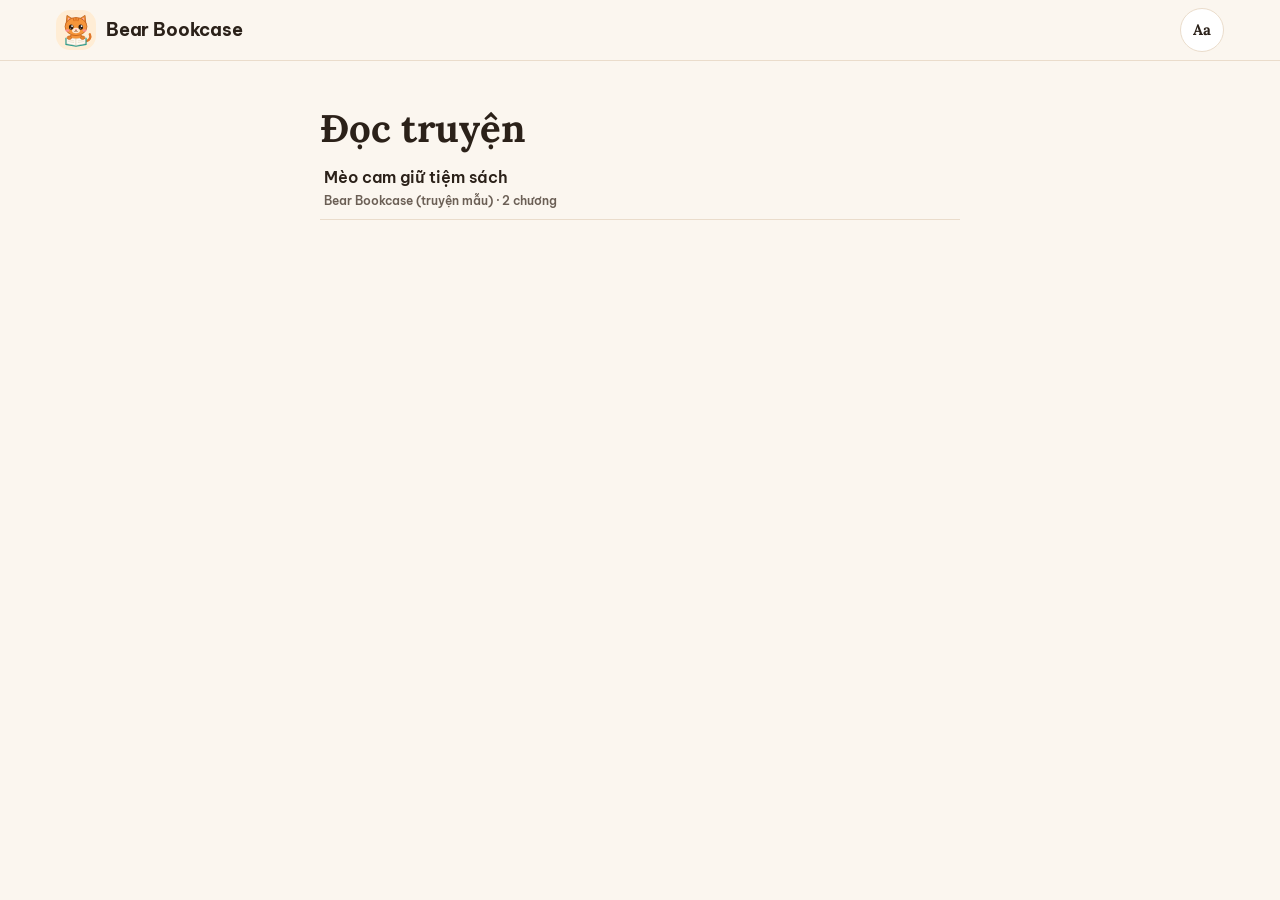
<file: doc.html>
<!doctype html>
<html lang="vi">
<head>
  <meta charset="utf-8">
  <meta name="viewport" content="width=device-width, initial-scale=1, viewport-fit=cover">
  <title>Đọc truyện · Bear Bookcase</title>
  <meta name="theme-color" content="#fbf6ef">
  <link rel="icon" type="image/svg+xml" href="img/logo-meo-cam.svg">
  <link rel="apple-touch-icon" href="img/logo-meo-cam.svg">

  <!-- Áp cỡ chữ và màu nền đã lưu trước khi vẽ trang để tránh nháy -->
  <script>
    (function () {
      var r = document.documentElement;
      try {
        var t = localStorage.getItem('bearBookcase.giaoDien');
        if (t === 'light' || t === 'dark') r.setAttribute('data-theme', t);
        var c = JSON.parse(localStorage.getItem('bearBookcase.caiDatDoc') || '{}') || {};
        if (c.nen === 'sang' || c.nen === 'sepia' || c.nen === 'toi') {
          r.setAttribute('data-theme', c.nen === 'toi' ? 'dark' : 'light');
          r.setAttribute('data-reader', c.nen);
        }
        if (typeof c.co === 'number' && c.co >= 14 && c.co <= 30) r.style.setProperty('--co', c.co + 'px');
      } catch (e) {}
    })();
  </script>

  <link rel="preconnect" href="https://fonts.googleapis.com">
  <link rel="preconnect" href="https://fonts.gstatic.com" crossorigin>
  <link href="https://fonts.googleapis.com/css2?family=Be+Vietnam+Pro:wght@400;500;600;700&family=Lora:ital,wght@0,400;0,600;1,400;1,600&display=swap" rel="stylesheet">
  <link rel="stylesheet" href="css/style.css">
  <link rel="stylesheet" href="css/doc.css">
</head>
<body class="reader-page">
  <a class="skip-link" href="#noi-dung">Bỏ qua, tới nội dung truyện</a>

  <div class="read-progress" aria-hidden="true"><span id="read-progress-bar"></span></div>

  <header class="site-header reader-header">
    <div class="reader-bar">
      <a class="brand reader-home" href="./" aria-label="Về trang chủ Bear Bookcase">
        <img class="brand-logo" src="img/logo-meo-cam.svg" alt="" width="40" height="40">
        <span class="brand-name">Bear Bookcase</span>
      </a>
      <span class="reader-title" id="reader-title"></span>
      <div class="reader-actions">
        <button class="icon-btn" id="btn-toc" type="button" aria-label="Mục lục" aria-expanded="false" aria-controls="toc-panel" hidden>
          <svg class="icon" viewBox="0 0 24 24" aria-hidden="true"><path d="M4 6h16M4 12h16M4 18h10"/></svg>
        </button>
        <button class="icon-btn text-btn" id="btn-settings" type="button" aria-label="Cỡ chữ và màu nền" aria-expanded="false" aria-controls="settings-panel">Aa</button>
      </div>
    </div>

    <div class="settings-panel" id="settings-panel" hidden>
      <div class="setting-row">
        <span class="setting-label">Cỡ chữ</span>
        <div class="setting-controls">
          <button class="toggle-btn step-btn" id="font-down" type="button" aria-label="Giảm cỡ chữ">A−</button>
          <output class="font-value" id="font-value" aria-live="polite">18px</output>
          <button class="toggle-btn step-btn" id="font-up" type="button" aria-label="Tăng cỡ chữ">A+</button>
        </div>
      </div>
      <div class="setting-row">
        <span class="setting-label" id="nen-label">Màu nền</span>
        <div class="setting-controls" role="group" aria-labelledby="nen-label">
          <button class="toggle-btn bg-btn bg-sang" type="button" data-nen="sang" aria-pressed="false">Sáng</button>
          <button class="toggle-btn bg-btn bg-sepia" type="button" data-nen="sepia" aria-pressed="false">Sepia</button>
          <button class="toggle-btn bg-btn bg-toi" type="button" data-nen="toi" aria-pressed="false">Tối</button>
        </div>
      </div>
    </div>
  </header>

  <main id="noi-dung" class="reader-main" tabindex="-1">
    <div id="view"><p class="reader-loading">Đang tải…</p></div>
  </main>

  <!-- Thanh "Đọc tiếp" khi mở lại đúng chương đang đọc dở -->
  <div class="resume-toast" id="resume-toast" role="status" hidden>
    <span id="resume-text"></span>
    <button class="toggle-btn" id="resume-btn" type="button">Đọc tiếp</button>
    <button class="icon-btn resume-close" id="resume-close" type="button" aria-label="Ẩn">
      <svg class="icon" viewBox="0 0 24 24" aria-hidden="true"><path d="M6 6l12 12M18 6 6 18"/></svg>
    </button>
  </div>

  <div class="toc-backdrop" id="toc-backdrop" hidden></div>
  <nav class="toc-panel" id="toc-panel" aria-labelledby="toc-title" hidden>
    <div class="toc-head">
      <h2 id="toc-title">Mục lục</h2>
      <button class="icon-btn" id="toc-close" type="button" aria-label="Đóng mục lục">
        <svg class="icon" viewBox="0 0 24 24" aria-hidden="true"><path d="M6 6l12 12M18 6 6 18"/></svg>
      </button>
    </div>
    <ol class="toc-list" id="toc-list"></ol>
  </nav>

  <script src="js/truyen.js"></script>
  <script src="js/doc.js"></script>
</body>
</html>
</file>
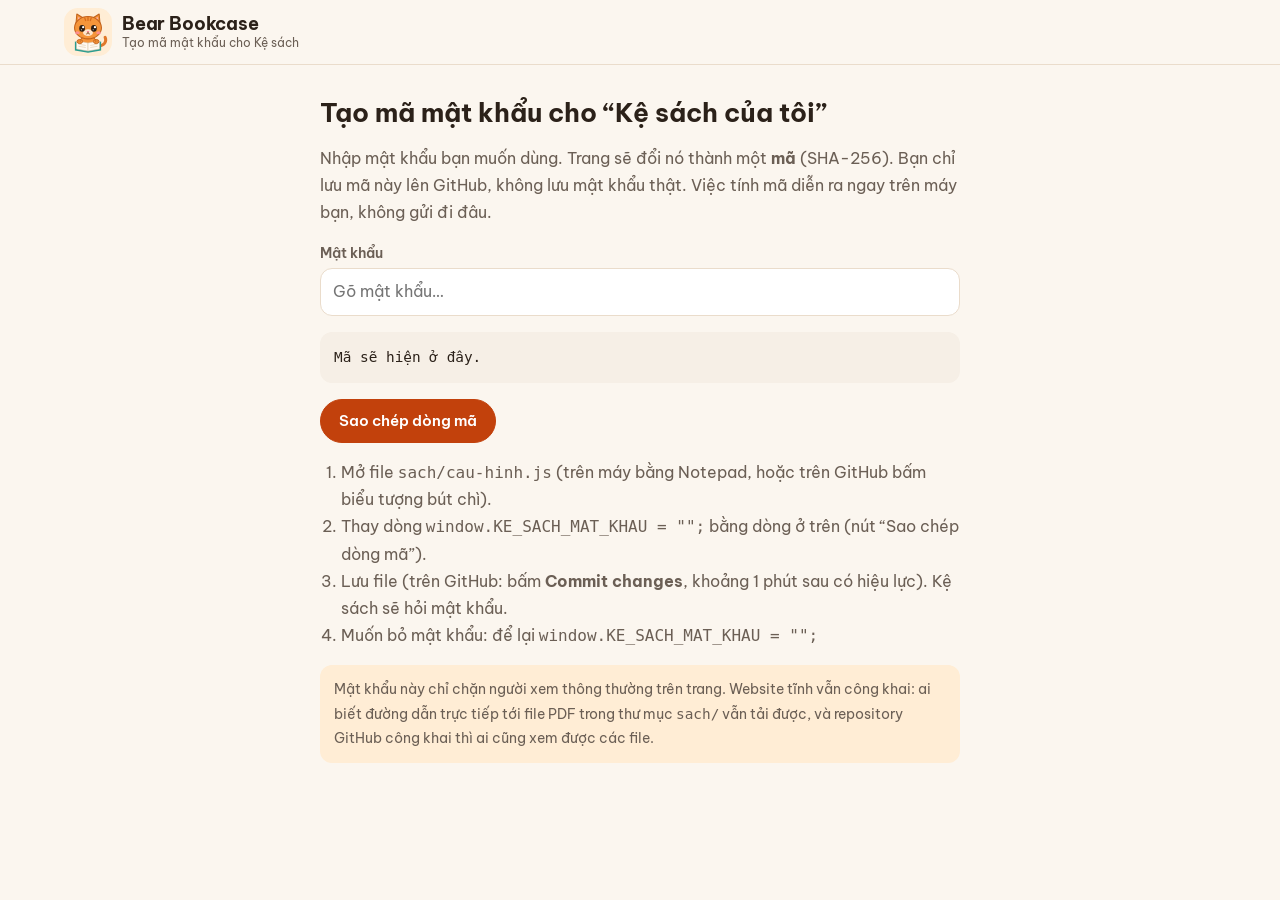
<file: tao-mat-khau.html>
<!doctype html>
<html lang="vi">
<head>
  <meta charset="utf-8">
  <meta name="viewport" content="width=device-width, initial-scale=1, viewport-fit=cover">
  <meta name="robots" content="noindex">
  <title>Tạo mã mật khẩu · Bear Bookcase</title>
  <link rel="icon" type="image/svg+xml" href="img/logo-meo-cam.svg">
  <script>
    try { var t = localStorage.getItem('bearBookcase.giaoDien'); if (t === 'light' || t === 'dark') document.documentElement.setAttribute('data-theme', t); } catch (e) {}
  </script>
  <link rel="preconnect" href="https://fonts.googleapis.com">
  <link rel="preconnect" href="https://fonts.gstatic.com" crossorigin>
  <link href="https://fonts.googleapis.com/css2?family=Be+Vietnam+Pro:wght@400;500;600;700&display=swap" rel="stylesheet">
  <link rel="stylesheet" href="css/style.css">
  <style>
    .tool { max-width: 640px; margin: 0 auto; padding: 32px 0 64px; display: grid; gap: 16px; }
    .tool h1 { font-size: 1.6rem; line-height: 1.25; }
    .tool p, .tool li { color: var(--muted); line-height: 1.7; }
    .tool ol { margin: 0; padding-left: 1.3em; }
    .out {
      padding: 14px; border-radius: 12px; background: var(--surface-2);
      font-family: ui-monospace, Consolas, monospace; font-size: .9rem; overflow-wrap: anywhere; color: var(--text);
    }
    .row { display: flex; flex-wrap: wrap; gap: 8px; }
    .warn { padding: 12px 14px; border-radius: 12px; background: var(--accent-soft); color: var(--text); font-size: .9rem; }
  </style>
</head>
<body>
  <header class="site-header">
    <div class="container header-inner">
      <a class="brand" href="./" aria-label="Về trang chủ Bear Bookcase">
        <img class="brand-logo" src="img/logo-meo-cam.svg" alt="" width="48" height="48">
        <span class="brand-text"><span class="brand-name">Bear Bookcase</span><span class="brand-tag">Tạo mã mật khẩu cho Kệ sách</span></span>
      </a>
    </div>
  </header>
  <main class="container">
    <div class="tool">
      <h1>Tạo mã mật khẩu cho “Kệ sách của tôi”</h1>
      <p>Nhập mật khẩu bạn muốn dùng. Trang sẽ đổi nó thành một <strong>mã</strong> (SHA-256). Bạn chỉ lưu mã này lên GitHub, không lưu mật khẩu thật. Việc tính mã diễn ra ngay trên máy bạn, không gửi đi đâu.</p>
      <label class="field"><span>Mật khẩu</span><input type="text" id="mk" autocomplete="off" spellcheck="false" placeholder="Gõ mật khẩu…"></label>
      <div class="out" id="out" aria-live="polite">Mã sẽ hiện ở đây.</div>
      <div class="row">
        <button class="toggle-btn btn-primary" type="button" id="copy" disabled>Sao chép dòng mã</button>
      </div>
      <ol>
        <li>Mở file <code>sach/cau-hinh.js</code> (trên máy bằng Notepad, hoặc trên GitHub bấm biểu tượng bút chì).</li>
        <li>Thay dòng <code>window.KE_SACH_MAT_KHAU = "";</code> bằng dòng ở trên (nút “Sao chép dòng mã”).</li>
        <li>Lưu file (trên GitHub: bấm <strong>Commit changes</strong>, khoảng 1 phút sau có hiệu lực). Kệ sách sẽ hỏi mật khẩu.</li>
        <li>Muốn bỏ mật khẩu: để lại <code>window.KE_SACH_MAT_KHAU = "";</code></li>
      </ol>
      <p class="warn">Mật khẩu này chỉ chặn người xem thông thường trên trang. Website tĩnh vẫn công khai: ai biết đường dẫn trực tiếp tới file PDF trong thư mục <code>sach/</code> vẫn tải được, và repository GitHub công khai thì ai cũng xem được các file.</p>
    </div>
  </main>
  <script src="js/sha256.js"></script>
  <script>
    (function () {
      var mk = document.getElementById('mk'), out = document.getElementById('out'), copy = document.getElementById('copy');
      var noiDung = '';
      mk.addEventListener('input', function () {
        if (!mk.value) { out.textContent = 'Mã sẽ hiện ở đây.'; copy.disabled = true; return; }
        noiDung = 'window.KE_SACH_MAT_KHAU = "' + window.bearSha256(mk.value) + '";';
        out.textContent = noiDung;
        copy.disabled = false;
      });
      copy.addEventListener('click', function () {
        function xong() { copy.textContent = '✓ Đã sao chép'; setTimeout(function () { copy.textContent = 'Sao chép dòng mã'; }, 1500); }
        if (navigator.clipboard && navigator.clipboard.writeText) navigator.clipboard.writeText(noiDung).then(xong, function () { chonThuCong(); });
        else chonThuCong();
        function chonThuCong() {
          var r = document.createRange(); r.selectNodeContents(out);
          var s = window.getSelection(); s.removeAllRanges(); s.addRange(r);
          try { document.execCommand('copy'); xong(); } catch (e) { /* người dùng tự bấm sao chép */ }
        }
      });
    })();
  </script>
</body>
</html>
</file>
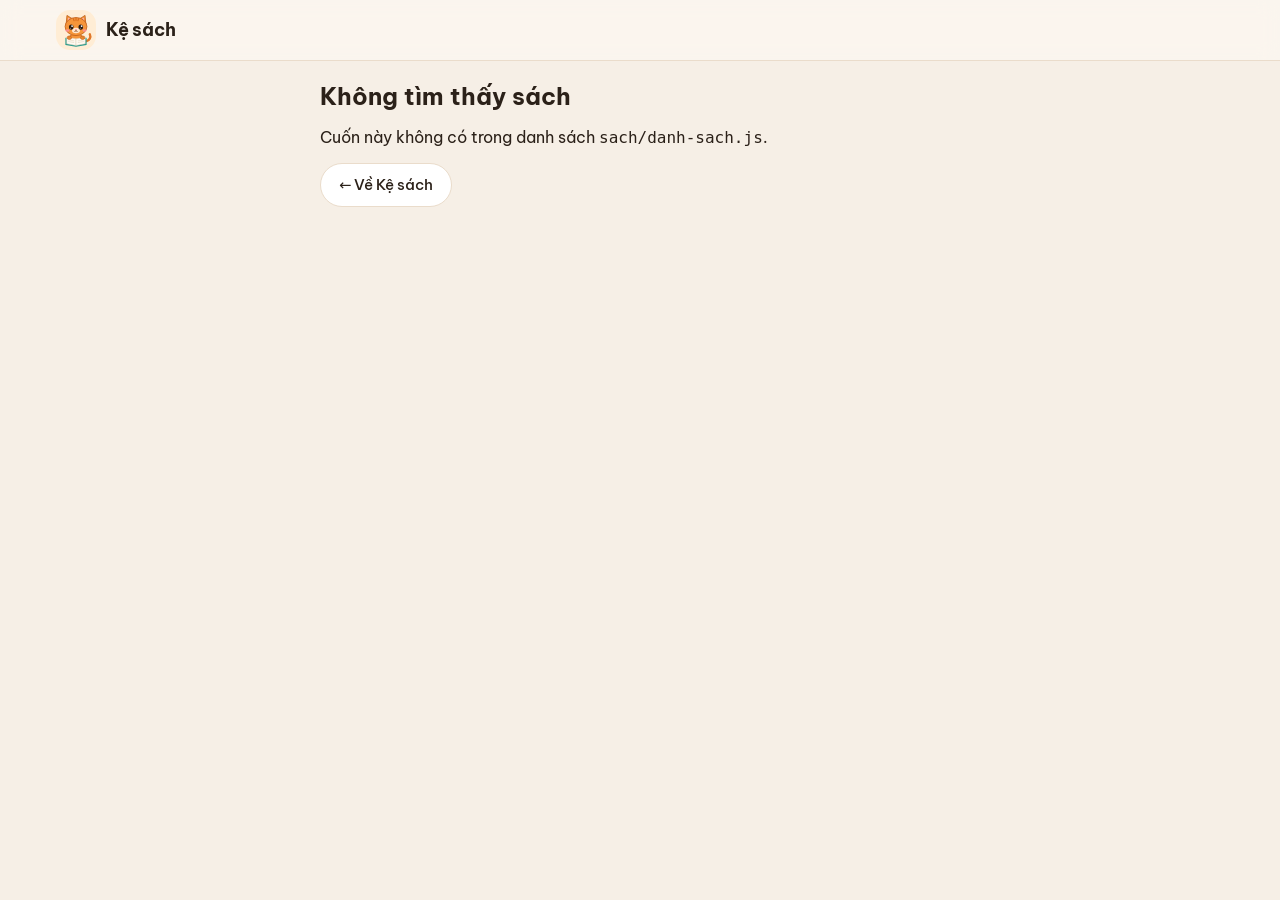
<file: xem-sach.html>
<!doctype html>
<html lang="vi">
<head>
  <meta charset="utf-8">
  <meta name="viewport" content="width=device-width, initial-scale=1, viewport-fit=cover">
  <title>Đọc sách · Bear Bookcase</title>
  <meta name="theme-color" content="#fbf6ef">
  <link rel="icon" type="image/svg+xml" href="img/logo-meo-cam.svg">
  <link rel="apple-touch-icon" href="img/logo-meo-cam.svg">
  <script>
    try { var t = localStorage.getItem('bearBookcase.giaoDien'); if (t === 'light' || t === 'dark') document.documentElement.setAttribute('data-theme', t); } catch (e) {}
  </script>
  <link rel="preconnect" href="https://fonts.googleapis.com">
  <link rel="preconnect" href="https://fonts.gstatic.com" crossorigin>
  <link href="https://fonts.googleapis.com/css2?family=Be+Vietnam+Pro:wght@400;500;600;700&family=Lora:wght@600&display=swap" rel="stylesheet">
  <link rel="stylesheet" href="css/style.css">
  <link rel="stylesheet" href="css/doc.css">
</head>
<body class="reader-page pdf-reader-page">
  <a class="skip-link" href="#pdf-stage">Bỏ qua, tới nội dung sách</a>
  <div class="read-progress" aria-hidden="true"><span id="read-progress-bar"></span></div>

  <header class="site-header reader-header">
    <div class="reader-bar">
      <a class="brand reader-home" href="index.html#ke-sach" aria-label="Về Kệ sách của tôi">
        <img class="brand-logo" src="img/logo-meo-cam.svg" alt="" width="40" height="40">
        <span class="brand-name">Kệ sách</span>
      </a>
      <span class="reader-title" id="reader-title"></span>
      <div class="reader-actions">
        <button class="icon-btn text-btn" id="btn-tools" type="button" aria-label="Thu phóng và chuyển trang" aria-expanded="false" aria-controls="pdf-tools">Aa</button>
      </div>
    </div>
    <div class="settings-panel" id="pdf-tools" hidden>
      <div class="setting-row">
        <span class="setting-label">Cỡ trang</span>
        <div class="setting-controls">
          <button class="toggle-btn step-btn" id="zoom-out" type="button" aria-label="Thu nhỏ">−</button>
          <output class="font-value" id="zoom-value" aria-live="polite">100%</output>
          <button class="toggle-btn step-btn" id="zoom-in" type="button" aria-label="Phóng to">+</button>
          <button class="toggle-btn" id="zoom-fit" type="button">Vừa màn hình</button>
        </div>
      </div>
      <form class="setting-row" id="goto-form">
        <label class="setting-label" for="goto-input">Tới trang</label>
        <div class="setting-controls">
          <input class="goto-input" id="goto-input" type="number" inputmode="numeric" min="1" step="1">
          <button class="toggle-btn" type="submit">Đi</button>
        </div>
      </form>
      <div class="setting-row">
        <span class="setting-label">File</span>
        <div class="setting-controls">
          <a class="toggle-btn" id="pdf-open-tab" target="_blank" rel="noopener">Mở tab mới ↗</a>
          <a class="toggle-btn" id="pdf-download" download>⬇ Tải về</a>
        </div>
      </div>
    </div>
  </header>

  <main class="pdf-main" id="pdf-stage" tabindex="-1">
    <div id="pdf-view"><p class="reader-loading">Đang mở sách…</p></div>
  </main>

  <div class="page-pill" id="page-pill" aria-live="polite" hidden></div>

  <div class="resume-toast" id="resume-toast" role="status" hidden>
    <span id="resume-text"></span>
    <button class="toggle-btn" id="resume-btn" type="button">Về trang 1</button>
    <button class="icon-btn resume-close" id="resume-close" type="button" aria-label="Ẩn">
      <svg class="icon" viewBox="0 0 24 24" aria-hidden="true"><path d="M6 6l12 12M18 6 6 18"/></svg>
    </button>
  </div>

  <script src="js/data.js"></script>
  <script src="js/sha256.js"></script>
  <script src="sach/cau-hinh.js"></script>
  <script src="sach/danh-sach.js"></script>
  <script src="js/pdf-tien-ich.js"></script>
  <script src="js/ke-sach-chung.js"></script>
  <script src="js/xem-sach.js"></script>
</body>
</html>
</file>
<file: css/style.css>
/* =============================================================
 * BEAR BOOKCASE — STYLE (mobile-first)
 * Màu nhấn lấy theo tông cam của chú mèo trong logo.
 * ============================================================= */

/* ---------- Màu sắc: sáng ---------- */
:root {
  --bg: #fbf6ef;
  --bg-accent: #f6ecdf;
  --surface: #ffffff;
  --surface-2: #f6efe6;
  --text: #2b2119;
  --muted: #6b5f55;
  --border: #eadccb;
  --accent: #c2410c;        /* cam đậm: chữ trắng trên nền này đạt 5.2:1 */
  --accent-soft: #ffedd5;
  --accent-text: #ffffff;
  --accent-ink: #9a3412;    /* chữ cam trên nền cam nhạt */
  --heart: #ea580c;
  --hot: #be123c;
  --hot-text: #be123c;
  --hot-soft: #ffe4e6;
  --st-muon: #2563eb;
  --st-dang: #ea580c;
  --st-da: #15803d;
  --focus: #2563eb;
  --shadow: 0 1px 2px rgba(60, 40, 20, .06), 0 6px 18px rgba(60, 40, 20, .07);
  --shadow-lg: 0 20px 60px rgba(30, 20, 10, .25);
  --radius: 16px;
  --font: "Be Vietnam Pro", system-ui, -apple-system, "Segoe UI", Roboto, Arial, sans-serif;
  --font-cover: "Lora", Georgia, "Times New Roman", serif;
  color-scheme: light;
}

/* ---------- Màu sắc: tối (theo máy, trừ khi người dùng chọn sáng) ---------- */
@media (prefers-color-scheme: dark) {
  :root:not([data-theme="light"]) {
    --bg: #17130f;
    --bg-accent: #1e1914;
    --surface: #241e19;
    --surface-2: #2e2620;
    --text: #f5ede4;
    --muted: #b9ab9d;
    --border: #3d332a;
    --accent: #fb923c;
    --accent-soft: #3a2414;
    --accent-text: #1c1008;
    --accent-ink: #fdba74;
    --heart: #fb923c;
    --hot: #e11d48;
    --hot-text: #fda4af;
    --hot-soft: #3b1520;
    --st-muon: #60a5fa;
    --st-dang: #fb923c;
    --st-da: #4ade80;
    --focus: #8ab4ff;
    --shadow: 0 1px 2px rgba(0, 0, 0, .3), 0 6px 18px rgba(0, 0, 0, .25);
    --shadow-lg: 0 20px 60px rgba(0, 0, 0, .6);
    color-scheme: dark;
  }
}

/* ---------- Màu sắc: tối (người dùng chọn) ---------- */
:root[data-theme="dark"] {
  --bg: #17130f;
  --bg-accent: #1e1914;
  --surface: #241e19;
  --surface-2: #2e2620;
  --text: #f5ede4;
  --muted: #b9ab9d;
  --border: #3d332a;
  --accent: #fb923c;
  --accent-soft: #3a2414;
  --accent-text: #1c1008;
  --accent-ink: #fdba74;
  --heart: #fb923c;
  --hot: #e11d48;
  --hot-text: #fda4af;
  --hot-soft: #3b1520;
  --st-muon: #60a5fa;
  --st-dang: #fb923c;
  --st-da: #4ade80;
  --focus: #8ab4ff;
  --shadow: 0 1px 2px rgba(0, 0, 0, .3), 0 6px 18px rgba(0, 0, 0, .25);
  --shadow-lg: 0 20px 60px rgba(0, 0, 0, .6);
  color-scheme: dark;
}

/* ---------- Nền tảng ---------- */
*, *::before, *::after { box-sizing: border-box; }

html { -webkit-text-size-adjust: 100%; text-size-adjust: 100%; }
html.modal-open { overflow: hidden; }

body {
  margin: 0;
  min-height: 100vh;
  font-family: var(--font);
  font-size: 16px;
  line-height: 1.6;
  color: var(--text);
  background: var(--bg);
  overflow-x: hidden;
  -webkit-font-smoothing: antialiased;
}

h1, h2, h3, p { margin: 0; }
button, input, textarea, select { font: inherit; color: inherit; }
button { cursor: pointer; -webkit-tap-highlight-color: transparent; touch-action: manipulation; }
img, svg { display: block; }
/* Bấm vào icon SVG trong nút luôn tính là bấm vào nút (tránh khác biệt giữa trình duyệt) */
button svg, button img { pointer-events: none; }
/* Thuộc tính hidden luôn thắng, kể cả khi phần tử có display riêng */
[hidden] { display: none !important; }
/* Trình duyệt chưa hỗ trợ <dialog> sẽ không tự ẩn popup */
dialog:not([open]) { display: none; }

:focus-visible {
  outline: 3px solid var(--focus);
  outline-offset: 2px;
  border-radius: 8px;
}

.visually-hidden {
  position: absolute !important;
  width: 1px; height: 1px;
  padding: 0; margin: -1px;
  overflow: hidden; clip: rect(0 0 0 0);
  white-space: nowrap; border: 0;
}

.skip-link {
  position: absolute; left: 16px; top: -60px;
  z-index: 100;
  padding: 10px 16px;
  background: var(--accent); color: var(--accent-text);
  border-radius: 10px; font-weight: 600; text-decoration: none;
}
.skip-link:focus { top: 12px; }

.container {
  width: 100%;
  max-width: 1200px;
  margin: 0 auto;
  padding: 0 16px;
  /* Tránh tai thỏ khi xoay ngang iPhone */
  padding-left: max(16px, env(safe-area-inset-left));
  padding-right: max(16px, env(safe-area-inset-right));
}

.icon {
  width: 22px; height: 22px;
  fill: none; stroke: currentColor; stroke-width: 2;
  stroke-linecap: round; stroke-linejoin: round;
}

/* ---------- Header ---------- */
.site-header {
  position: -webkit-sticky; position: sticky; top: 0; z-index: 20;
  padding-top: env(safe-area-inset-top);
  background: var(--bg);
  background: color-mix(in srgb, var(--bg) 88%, transparent);
  -webkit-backdrop-filter: saturate(1.4) blur(10px);
  backdrop-filter: saturate(1.4) blur(10px);
  border-bottom: 1px solid var(--border);
}
@supports not (background: color-mix(in srgb, red 50%, blue)) {
  .site-header { background: var(--bg); }
}

.header-inner {
  display: flex; align-items: center; justify-content: space-between;
  gap: 12px;
  min-height: 64px;
}

.brand {
  display: flex; align-items: center; gap: 10px;
  min-width: 0;
  color: inherit; text-decoration: none;
}
.brand-logo {
  width: 48px; height: 48px; flex: none;
  padding: 3px;
  background: var(--accent-soft);
  border-radius: 14px;
  transition: transform .2s;
}
.brand:hover .brand-logo { transform: rotate(-6deg) scale(1.05); }
.brand-text { display: flex; flex-direction: column; min-width: 0; }
.brand-name { font-weight: 700; font-size: 1.15rem; line-height: 1.2; letter-spacing: -.01em; }
.brand-tag {
  font-size: .78rem; color: var(--muted); line-height: 1.3;
  white-space: nowrap; overflow: hidden; text-overflow: ellipsis;
}

.icon-btn {
  display: inline-grid; place-items: center;
  width: 44px; height: 44px; flex: none;
  padding: 0;
  background: var(--surface);
  border: 1px solid var(--border);
  border-radius: 50%;
  color: var(--text);
  transition: background .15s, transform .15s;
}
.icon-btn:hover { background: var(--surface-2); }
.icon-btn:active { transform: scale(.94); }

/* ---------- Thanh menu ---------- */
.header-inner { position: relative; }
.header-actions { display: flex; align-items: center; gap: 8px; flex: none; }
.site-nav { display: none; }
.site-nav a {
  display: flex; align-items: center; gap: 8px;
  min-height: 48px;
  padding: 0 12px;
  color: var(--text); text-decoration: none;
  font-weight: 600; font-size: .95rem;
  border-radius: 12px;
}
.site-nav a:hover { background: var(--surface-2); }
.nav-toggle .icon-close { display: none; }
.nav-toggle[aria-expanded="true"] .icon-open { display: none; }
.nav-toggle[aria-expanded="true"] .icon-close { display: block; }
/* Điện thoại / máy tính bảng: menu thả xuống dưới thanh đầu trang */
@media (max-width: 899px) {
  .site-nav.is-open {
    display: flex; flex-direction: column;
    position: absolute; left: 0; right: 0; top: 100%;
    padding: 8px 16px 14px;
    background: var(--surface);
    border-bottom: 1px solid var(--border);
    box-shadow: var(--shadow);
  }
  .site-nav a { border-bottom: 1px solid var(--border); border-radius: 0; }
  .site-nav a:last-child { border-bottom: 0; }
}
/* Máy tính: menu nằm ngang trên thanh đầu trang */
@media (min-width: 900px) {
  .site-nav { display: flex; align-items: center; gap: 2px; margin-left: auto; }
  .site-nav a { min-height: 44px; border-radius: 999px; font-size: .92rem; }
  .nav-toggle { display: none; }
}
#dang-doc-do, #ke-sach, #doc-truyen, #tu-sach { scroll-margin-top: 84px; }

.theme-toggle .icon-sun { display: none; }
:root[data-theme="dark"] .theme-toggle .icon-sun { display: block; }
:root[data-theme="dark"] .theme-toggle .icon-moon { display: none; }
@media (prefers-color-scheme: dark) {
  :root:not([data-theme="light"]) .theme-toggle .icon-sun { display: block; }
  :root:not([data-theme="light"]) .theme-toggle .icon-moon { display: none; }
}

/* ---------- Giới thiệu ---------- */
.intro { padding: 24px 0 8px; }
.intro h1 {
  font-size: clamp(1.6rem, 6vw, 2.4rem);
  line-height: 1.2;
  letter-spacing: -.02em;
  margin-bottom: 8px;
}
.intro p { color: var(--muted); max-width: 62ch; }

/* ---------- Bộ điều khiển ---------- */
.controls {
  display: flex; flex-direction: column; gap: 12px;
  padding: 16px 0 8px;
}

.search { position: relative; }
.search-icon {
  position: absolute; left: 14px; top: 50%;
  width: 20px; height: 20px; transform: translateY(-50%);
  fill: none; stroke: var(--muted); stroke-width: 2; stroke-linecap: round;
  pointer-events: none;
}
.search input {
  width: 100%;
  min-height: 50px;
  padding: 12px 48px 12px 44px;
  background: var(--surface);
  border: 1.5px solid var(--border);
  border-radius: 14px;
  font-size: 1rem;
  outline: none;
  -webkit-appearance: none; appearance: none;
  transition: border-color .15s, box-shadow .15s;
}
.search input::placeholder { color: var(--muted); opacity: .85; }
.search input:focus {
  border-color: var(--accent);
  box-shadow: 0 0 0 4px var(--accent-soft);
  box-shadow: 0 0 0 4px color-mix(in srgb, var(--accent) 18%, transparent);
}
.search input::-webkit-search-cancel-button { -webkit-appearance: none; display: none; }
.search-clear {
  position: absolute; right: 3px; top: 50%; transform: translateY(-50%);
  width: 44px; height: 44px;
  background: none; border: 0; border-radius: 50%;
  font-size: 1.5rem; line-height: 1; color: var(--muted);
}
.search-clear:hover { color: var(--text); }

.chip-group { display: flex; flex-wrap: wrap; gap: 8px; }

/* Điện thoại: chip thể loại xếp lưới 2 cột cho gọn */
.category-chips {
  display: grid;
  grid-template-columns: 1fr 1fr;
}

.chip, .toggle-btn {
  display: inline-flex; align-items: center; justify-content: center; gap: 6px;
  min-height: 44px;
  padding: 8px 14px;
  background: var(--surface);
  border: 1.5px solid var(--border);
  border-radius: 999px;
  font-size: .92rem; font-weight: 500; line-height: 1.25;
  text-align: center;
  transition: background .15s, border-color .15s, color .15s, transform .1s;
}
.chip:hover, .toggle-btn:hover { border-color: var(--accent); }
.chip:active, .toggle-btn:active { transform: scale(.97); }

.chip .dot {
  width: 10px; height: 10px; flex: none;
  border-radius: 50%;
  background: var(--dot, var(--accent));
}
.chip .count, .toggle-btn .count {
  font-size: .8rem; font-weight: 600;
  color: var(--muted);
}
.chip[aria-pressed="true"], .toggle-btn[aria-pressed="true"] {
  background: var(--accent);
  border-color: var(--accent);
  color: var(--accent-text);
}
.chip[aria-pressed="true"] .count,
.toggle-btn[aria-pressed="true"] .count { color: inherit; opacity: .85; }
.chip[aria-pressed="true"] .dot { box-shadow: 0 0 0 2px var(--accent-text); }

.category-chips .chip { border-radius: 14px; padding: 8px 10px; }

.toggle-row { display: grid; grid-template-columns: 1fr 1fr; gap: 8px; }
.toggle-row .random-btn { grid-column: 1 / -1; }
.toggle-btn { border-radius: 14px; }
.random-btn {
  background: var(--accent-soft);
  border-color: transparent;
  font-weight: 600;
}

/* Lọc theo tags */
.tag-filter {
  background: var(--surface);
  border: 1.5px solid var(--border);
  border-radius: 14px;
}
.tag-filter summary {
  display: flex; align-items: center; gap: 10px;
  min-height: 48px;
  padding: 10px 16px;
  font-weight: 600;
  cursor: pointer;
  list-style: none;
}
.tag-filter summary::-webkit-details-marker { display: none; }
.tag-filter summary::after {
  content: "";
  width: 9px; height: 9px; margin-left: auto;
  border-right: 2px solid currentColor; border-bottom: 2px solid currentColor;
  transform: rotate(45deg) translateY(-2px);
  transition: transform .2s;
}
.tag-filter[open] summary::after { transform: rotate(-135deg) translateY(-2px); }
.tag-active-count {
  display: inline-grid; place-items: center;
  min-width: 24px; height: 24px; padding: 0 7px;
  background: var(--accent); color: var(--accent-text);
  border-radius: 999px;
  font-size: .78rem; font-weight: 700;
}
.tag-active-count[hidden] { display: none; }
.tag-hint { padding: 0 16px 10px; font-size: .85rem; color: var(--muted); }
.tag-chips { padding: 0 16px 16px; }
.tag-chips .chip { font-size: .86rem; padding: 6px 12px; }

/* ---------- Thanh kết quả ---------- */
.result-bar {
  display: flex; align-items: center; justify-content: space-between; flex-wrap: wrap;
  gap: 4px 12px;
  padding: 12px 0;
  min-height: 56px;
}
.result-info { color: var(--muted); font-size: .95rem; }
.result-info strong { color: var(--text); }
.link-btn {
  min-height: 44px; padding: 0 4px;
  background: none; border: 0;
  color: var(--accent); font-weight: 600;
  text-decoration: underline; text-underline-offset: 3px;
}
.result-left { display: flex; align-items: center; flex-wrap: wrap; gap: 4px 12px; }
.sort { display: inline-flex; align-items: center; gap: 8px; font-size: .9rem; color: var(--muted); }
.sort select {
  min-height: 44px;
  padding: 8px 34px 8px 12px;
  font-size: 16px; /* >= 16px để Safari iOS không tự phóng to */
  color: var(--text);
  background-color: var(--surface);
  background-image: linear-gradient(45deg, transparent 50%, var(--muted) 50%), linear-gradient(135deg, var(--muted) 50%, transparent 50%);
  background-position: right 17px center, right 12px center;
  background-size: 5px 5px, 5px 5px;
  background-repeat: no-repeat;
  border: 1.5px solid var(--border);
  border-radius: 12px;
  -webkit-appearance: none; -moz-appearance: none; appearance: none;
}
.category-note {
  margin: -4px 0 12px;
  padding: 8px 12px;
  font-size: .85rem; color: var(--muted);
  background: var(--surface-2);
  border-radius: 10px;
}
.facts-note { margin-top: 8px; font-size: .8rem; color: var(--muted); font-style: italic; }

/* ---------- Lưới sách ---------- */
.grid {
  display: grid;
  grid-template-columns: 1fr;
  gap: 14px;
  padding-bottom: 40px;
  outline: none;
}

/* ---------- Thẻ sách (điện thoại: nằm ngang) ---------- */
.card {
  position: relative;
  display: grid;
  grid-template-columns: 96px 1fr;
  gap: 14px;
  padding: 14px;
  background: var(--surface);
  border: 1px solid var(--border);
  border-radius: var(--radius);
  box-shadow: var(--shadow);
  transition: transform .18s ease, box-shadow .18s ease;
  min-width: 0;
}
.card:hover { transform: translateY(-2px); box-shadow: var(--shadow), 0 10px 26px rgba(0, 0, 0, .08); }
.card:focus-within { box-shadow: var(--shadow), 0 0 0 3px var(--focus); }

.card-cover { position: relative; align-self: start; }
.card-body { display: flex; flex-direction: column; gap: 4px; min-width: 0; }

.card-title { font-size: 1.02rem; line-height: 1.35; font-weight: 700; padding-right: 34px; }
/* Nút phủ toàn thẻ: bấm chỗ nào trên thẻ cũng mở chi tiết */
.card-open {
  padding: 0; margin: 0;
  background: none; border: 0;
  text-align: left; font-weight: inherit;
  overflow-wrap: anywhere;
}
.card-open::after {
  content: "";
  position: absolute; top: 0; right: 0; bottom: 0; left: 0;
  border-radius: var(--radius);
  z-index: 1;
}
.card-open:focus-visible { outline: none; }

.card-author { font-size: .9rem; color: var(--muted); overflow-wrap: anywhere; }
.card-meta { display: flex; flex-wrap: wrap; gap: 6px; margin-top: 4px; }
.card-desc {
  margin-top: 6px;
  font-size: .9rem; color: var(--muted); line-height: 1.55;
  display: -webkit-box;
  -webkit-line-clamp: 3; line-clamp: 3;
  -webkit-box-orient: vertical;
  overflow: hidden;
}

.pill {
  display: inline-flex; align-items: center; gap: 4px;
  padding: 2px 9px;
  border-radius: 999px;
  font-size: .76rem; font-weight: 600; line-height: 1.6;
  background: var(--surface-2);
  color: var(--text);
  white-space: nowrap;
}
.pill-genre { background: var(--surface-2); background: color-mix(in srgb, var(--dot) 18%, var(--surface)); }
.pill-genre::before {
  content: ""; width: 7px; height: 7px; border-radius: 50%;
  background: var(--dot);
}
.pill-year { color: var(--muted); background: transparent; border: 1px solid var(--border); }

.scare { font-size: .82rem; color: var(--muted); }
.scare-ghosts { letter-spacing: 1px; }
.scare-ghosts .off { filter: grayscale(1); opacity: .28; }

/* Nút tim */
.fav-btn {
  position: absolute; top: 8px; right: 8px; z-index: 2;
  display: grid; place-items: center;
  width: 44px; height: 44px;
  padding: 0;
  background: transparent;
  border: 0; border-radius: 50%;
  color: var(--muted);
  transition: transform .15s, color .15s, background .15s;
}
.fav-btn:hover { background: var(--surface-2); color: var(--heart); }
.fav-btn svg { width: 24px; height: 24px; fill: none; stroke: currentColor; stroke-width: 2; stroke-linejoin: round; }
.fav-btn[aria-pressed="true"] { color: var(--heart); }
.fav-btn[aria-pressed="true"] svg { fill: currentColor; }
.fav-btn.pop { animation: pop .35s ease; }
@keyframes pop { 40% { transform: scale(1.3); } 100% { transform: scale(1); } }

/* ---------- Bìa sách vẽ bằng CSS ---------- */
.cover {
  /* Cỡ chữ trên bìa tỉ lệ theo chiều rộng bìa: đặt --cw ở từng ngữ cảnh */
  --cw: 96px;
  font-size: calc(var(--cw) * .115);
  position: relative;
  display: flex; flex-direction: column;
  aspect-ratio: 2 / 3;
  width: 100%;
  padding: calc(var(--cw) * .12) calc(var(--cw) * .1) calc(var(--cw) * .1) calc(var(--cw) * .16);
  overflow: hidden;
  color: #fff;
  background:
    radial-gradient(120% 60% at 100% 0%, rgba(255, 255, 255, .18), transparent 60%),
    linear-gradient(160deg, var(--c1), var(--c2));
  border-radius: 4px 8px 8px 4px;
  box-shadow:
    inset 4px 0 0 rgba(0, 0, 0, .18),
    inset 6px 0 0 rgba(255, 255, 255, .12),
    0 2px 4px rgba(0, 0, 0, .15),
    0 8px 18px rgba(0, 0, 0, .18);
}
/* Họa tiết trang trí */
.cover::before {
  content: "";
  position: absolute; right: -25%; bottom: -15%;
  width: 80%; aspect-ratio: 1;
  border: 2px solid rgba(255, 255, 255, .16);
  border-radius: 50%;
  box-shadow: 0 0 0 10px rgba(255, 255, 255, .05), 0 0 0 22px rgba(255, 255, 255, .04);
}
.cover::after {
  content: "";
  position: absolute; top: 0; right: 0; bottom: 0; left: 0;
  background: repeating-linear-gradient(90deg, rgba(255, 255, 255, .025) 0 2px, transparent 2px 6px);
  pointer-events: none;
}
.cover-icon { position: relative; font-size: 1.1em; line-height: 1; margin-bottom: .7em; }
.cover-title {
  position: relative;
  font-family: var(--font-cover);
  font-weight: 600;
  font-size: 1em;
  line-height: 1.18;
  overflow-wrap: anywhere;
  -webkit-hyphens: auto; hyphens: auto;
  display: -webkit-box;
  -webkit-line-clamp: 6; line-clamp: 6;
  -webkit-box-orient: vertical;
  overflow: hidden;
  text-shadow: 0 1px 2px rgba(0, 0, 0, .25);
}
.cover-title.long { font-size: .83em; -webkit-line-clamp: 7; line-clamp: 7; }
.cover-rule {
  position: relative;
  width: 28%; height: 2px; margin: .6em 0 .45em;
  background: rgba(255, 255, 255, .7);
  border-radius: 2px;
}
.cover-author {
  position: relative;
  margin-top: auto;
  font-size: .66em; font-weight: 500; line-height: 1.3;
  letter-spacing: .02em;
  opacity: .92;
  overflow-wrap: anywhere;
  display: -webkit-box;
  -webkit-line-clamp: 3; line-clamp: 3;
  -webkit-box-orient: vertical;
  overflow: hidden;
}
/* Thể loại kinh điển: viền vàng cổ điển */
.cover[data-genre="kinh-dien"] { outline: 1px solid rgba(232, 200, 122, .55); outline-offset: calc(var(--cw) * -.06); }
.cover[data-genre="kinh-dien"] .cover-rule { background: #e8c87a; }
/* Kinh dị: vệt sương mờ */
.cover[data-genre="kinh-di"]::before {
  border-color: rgba(190, 160, 255, .12);
  box-shadow: 0 0 40px 10px rgba(160, 120, 220, .15);
}

.badge-hot {
  position: absolute; top: -6px; left: -6px; z-index: 1;
  padding: 2px 8px;
  background: var(--hot);
  color: #fff;
  border-radius: 999px;
  font-size: .72rem; font-weight: 700; letter-spacing: .03em;
  box-shadow: 0 2px 6px rgba(0, 0, 0, .25);
}

/* ---------- Dải đánh dấu trạng thái đọc ở góc bìa ---------- */
.ribbon {
  position: absolute; top: 0; right: 9%; z-index: 2;
  display: grid; place-items: start center;
  width: calc(var(--cw) * .2); min-width: 18px;
  height: calc(var(--cw) * .3); min-height: 26px;
  padding-top: 3px;
  font-family: var(--font);
  font-size: 11px; font-size: max(11px, calc(var(--cw) * .1)); font-weight: 700; line-height: 1;
  color: #fff;
  background: var(--st, #888);
  -webkit-clip-path: polygon(0 0, 100% 0, 100% 100%, 50% 78%, 0 100%);
  clip-path: polygon(0 0, 100% 0, 100% 100%, 50% 78%, 0 100%);
  box-shadow: inset 0 -2px 0 rgba(0, 0, 0, .15);
}
.ribbon-muon-doc { --st: #2563eb; }
.ribbon-dang-doc { --st: #ea580c; }
.ribbon-da-doc { --st: #15803d; }

/* Dòng trạng thái trên thẻ */
.status-muon-doc { --st: var(--st-muon); }
.status-dang-doc { --st: var(--st-dang); }
.status-da-doc { --st: var(--st-da); }
.status-dot {
  width: 9px; height: 9px; flex: none;
  border-radius: 50%;
  background: var(--st, var(--muted));
}
.card-status {
  display: inline-flex; align-items: center; gap: 6px;
  font-size: .82rem; font-weight: 600;
  color: var(--text);
}
.card-progress {
  font-size: .85rem; color: var(--muted);
  overflow-wrap: anywhere;
  display: -webkit-box; -webkit-line-clamp: 2; line-clamp: 2; -webkit-box-orient: vertical; overflow: hidden;
}
.card-progress strong { color: var(--accent-ink); font-weight: 600; }

/* ---------- Khu "Đang đọc dở" ---------- */
.reading {
  margin-top: 20px;
  padding: 16px;
  background: var(--accent-soft);
  background: linear-gradient(135deg, var(--accent-soft), color-mix(in srgb, var(--accent-soft) 40%, var(--surface)));
  border: 1px solid var(--border);
  border: 1px solid color-mix(in srgb, var(--accent) 25%, var(--border));
  border-radius: 20px;
}
.reading[hidden] { display: none; }
.reading-head { display: flex; align-items: baseline; justify-content: space-between; gap: 12px; margin-bottom: 12px; }
.reading-head h2 { font-size: 1.15rem; }
.reading-count { font-size: .85rem; color: var(--muted); font-weight: 600; }
.reading-list { display: grid; grid-template-columns: 1fr; gap: 10px; }
.reading-item {
  display: grid; grid-template-columns: 44px 1fr; gap: 12px; align-items: start;
  width: 100%; min-height: 72px;
  padding: 10px 12px;
  text-align: left;
  background: var(--surface);
  border: 1px solid var(--border);
  border-radius: 14px;
  transition: border-color .15s, transform .15s;
}
.reading-item:hover { border-color: var(--accent); transform: translateY(-1px); }
.mini-cover {
  display: grid; place-items: center;
  width: 44px; height: 62px;
  font-size: 15px;
  background: linear-gradient(160deg, var(--c1), var(--c2));
  border-radius: 3px 6px 6px 3px;
  box-shadow: inset 3px 0 0 rgba(0, 0, 0, .18), 0 2px 6px rgba(0, 0, 0, .18);
}
.reading-text { display: flex; flex-direction: column; gap: 1px; min-width: 0; }
.reading-title { font-weight: 700; line-height: 1.3; overflow-wrap: anywhere; }
.reading-author { font-size: .82rem; color: var(--muted); }
.reading-pos { font-size: .88rem; margin-top: 3px; overflow-wrap: anywhere; }
.reading-pos strong { color: var(--accent-ink); }
.reading-note {
  font-size: .82rem; font-style: italic; color: var(--muted);
  overflow-wrap: anywhere;
  display: -webkit-box; -webkit-line-clamp: 2; line-clamp: 2; -webkit-box-orient: vertical; overflow: hidden;
}

a.reading-item { color: inherit; text-decoration: none; }
.mini-story {
  background: linear-gradient(160deg, #f5953a, #c2410c);
  font-size: 20px;
}
.reading-cta { margin-top: 4px; font-size: .85rem; font-weight: 700; color: var(--accent); }

/* ---------- "Kệ sách của tôi" ---------- */
.my-shelf { margin-top: 20px; }
.shelf-note { font-size: .85rem; color: var(--muted); margin: -4px 0 12px; }
.shelf-grid {
  display: grid;
  grid-template-columns: repeat(2, minmax(0, 1fr));
  gap: 16px 12px;
}
.shelf-book {
  display: flex; flex-direction: column; align-items: center; gap: 4px;
  min-width: 0;
  padding: 12px 8px 14px;
  background: var(--surface);
  border: 1px solid var(--border);
  border-radius: 16px;
  text-align: center;
  transition: border-color .15s, transform .15s;
}
.shelf-book:hover { border-color: var(--accent); transform: translateY(-2px); }
.shelf-cover { display: block; width: 120px; max-width: 100%; margin-bottom: 8px; }
.shelf-title {
  font-weight: 700; font-size: .92rem; line-height: 1.3;
  overflow-wrap: anywhere;
  display: -webkit-box; -webkit-line-clamp: 2; line-clamp: 2; -webkit-box-orient: vertical; overflow: hidden;
}
.shelf-author { font-size: .8rem; color: var(--muted); }
.shelf-pages { font-size: .78rem; color: var(--muted); }
.shelf-cover .cover { --cw: 120px; }

/* Bìa là ảnh trang đầu của PDF */
.cover.pdf-cover { padding: 0; background: #fff; }
.cover.pdf-cover img { display: block; width: 100%; height: 100%; object-fit: cover; object-position: top; }
.cover.pdf-cover::before { display: none; }
.cover.pdf-cover::after {
  right: auto; width: 7px;
  background: linear-gradient(90deg, rgba(0, 0, 0, .28), rgba(0, 0, 0, 0));
}
.ks-code {
  margin: 8px 0;
  padding: 12px;
  background: var(--surface-2);
  border-radius: 10px;
  font-family: ui-monospace, Consolas, monospace; font-size: .82rem;
  white-space: pre-wrap; overflow-wrap: anywhere;
}
.ks-hint { font-size: .88rem; color: var(--muted); }
.shelf-progress { font-size: .78rem; color: var(--accent-ink); font-weight: 600; }
.shelf-lock {
  grid-column: 1 / -1;
  display: grid; gap: 10px;
  max-width: 420px;
  padding: 18px;
  background: var(--surface);
  border: 1px solid var(--border);
  border-radius: 16px;
}
.shelf-lock-title { font-weight: 700; }
.shelf-lock .field input { font-size: 16px; }
.ks-error { min-height: 1.2em; font-size: .85rem; color: var(--hot-text); font-weight: 600; }
.btn-primary { background: var(--accent); border-color: var(--accent); color: var(--accent-text); font-weight: 600; }

/* ---------- Mục "Đọc truyện" ---------- */
.stories { margin-top: 20px; }
.story-list { display: grid; grid-template-columns: 1fr; gap: 10px; }
.story-card {
  display: grid; grid-template-columns: 44px 1fr; gap: 12px; align-items: start;
  min-height: 72px;
  padding: 12px 14px;
  color: inherit; text-decoration: none;
  background: var(--surface);
  border: 1px solid var(--border);
  border-radius: 14px;
  box-shadow: var(--shadow);
  transition: border-color .15s, transform .15s;
}
.story-card:hover { border-color: var(--accent); transform: translateY(-1px); }
.story-desc {
  margin-top: 4px; font-size: .88rem; color: var(--muted);
  display: -webkit-box; -webkit-line-clamp: 2; line-clamp: 2; -webkit-box-orient: vertical; overflow: hidden;
}
.story-meta { margin-top: 4px; font-size: .8rem; color: var(--muted); }
.story-meta strong { color: var(--accent-ink); }
.story-note {
  padding: 12px 14px;
  font-size: .88rem; color: var(--muted);
  background: var(--surface-2);
  border-radius: 12px;
}

/* ---------- Bộ lọc trạng thái đọc ---------- */
.status-row { display: grid; grid-template-columns: repeat(3, minmax(0, 1fr)); gap: 8px; }
.status-chip { border-radius: 14px; padding: 8px 8px; font-size: .86rem; }
.chip.status-chip[aria-pressed="true"] { background: var(--st); border-color: var(--st); color: #fff; }
:root[data-theme="dark"] .chip.status-chip[aria-pressed="true"] { color: #14100c; }
@media (prefers-color-scheme: dark) {
  :root:not([data-theme="light"]) .chip.status-chip[aria-pressed="true"] { color: #14100c; }
}
.chip.status-chip[aria-pressed="true"] .status-dot { background: currentColor; }

/* ---------- Trạng thái trống ---------- */
.empty {
  text-align: center;
  padding: 40px 16px 60px;
  display: flex; flex-direction: column; align-items: center; gap: 8px;
}
.empty[hidden] { display: none; }
.empty-emoji { font-size: 2.5rem; }
.empty-title { font-weight: 700; font-size: 1.1rem; }
.empty-text { color: var(--muted); margin-bottom: 8px; }

/* ---------- Chân trang ---------- */
.site-footer {
  border-top: 1px solid var(--border);
  padding: 24px 0 32px;
  padding-bottom: calc(32px + env(safe-area-inset-bottom)); /* tránh thanh điều hướng dưới của iPhone */
  font-size: .85rem; color: var(--muted);
  background: var(--bg-accent);
}
.site-footer p + p { margin-top: 4px; }
.site-footer strong { color: var(--text); }
.footer-inner { display: flex; align-items: center; gap: 14px; }
.footer-logo { width: 40px; height: 40px; flex: none; }

/* ---------- Popup chi tiết ---------- */
.detail {
  width: 100%; max-width: 100%;
  max-height: 92vh; max-height: 92dvh;
  margin: auto 0 0;
  padding: 0;
  border: 0;
  border-radius: 22px 22px 0 0;
  background: var(--surface);
  color: var(--text);
  box-shadow: var(--shadow-lg);
  overflow-y: auto;
  -webkit-overflow-scrolling: touch; /* cuộn quán tính trên iOS cũ */
  overscroll-behavior: contain;      /* trình duyệt hỗ trợ: không cuộn lan ra trang sau */
}
.detail::backdrop { background: rgba(12, 8, 14, .6); }
.detail[open] { animation: sheet-in .25s ease; }
@keyframes sheet-in { from { transform: translateY(24px); opacity: 0; } }

/* Dự phòng cho trình duyệt không có <dialog>: tự dựng popup cố định + nền tối */
.no-dialog .detail[open] {
  display: block;
  position: fixed; left: 0; right: 0; bottom: 0; z-index: 60;
}
.dialog-backdrop {
  position: fixed; top: 0; right: 0; bottom: 0; left: 0; z-index: 59;
  background: rgba(12, 8, 14, .6);
}

.detail-bar {
  position: -webkit-sticky; position: sticky; top: 0; z-index: 3;
  display: flex; justify-content: flex-end;
  padding: 10px 10px 0;
  pointer-events: none;
}
.detail-close { pointer-events: auto; box-shadow: var(--shadow); }

.detail-content { padding: 0 20px 28px; padding-bottom: calc(28px + env(safe-area-inset-bottom)); margin-top: -34px; }

.detail-head {
  display: grid;
  grid-template-columns: 1fr;
  justify-items: center;
  gap: 18px;
  padding-top: 8px;
}
.detail-cover { width: 150px; position: relative; }
.detail-cover .cover { --cw: 150px; }
.detail-info { width: 100%; text-align: center; }
.detail-info h2 {
  font-size: 1.45rem; line-height: 1.25; letter-spacing: -.01em;
  overflow-wrap: anywhere;
}
.detail-original { margin-top: 4px; font-style: italic; color: var(--muted); font-size: .92rem; overflow-wrap: anywhere; }
.detail-author { margin-top: 6px; font-weight: 600; }
.detail-meta { display: flex; flex-wrap: wrap; justify-content: center; gap: 6px; margin-top: 12px; }

.facts {
  display: grid; grid-template-columns: 1fr 1fr; gap: 8px;
  margin: 18px 0 0;
}
.fact {
  padding: 10px 12px;
  background: var(--surface-2);
  border-radius: 12px;
  min-width: 0;
}
.fact dt { font-size: .75rem; color: var(--muted); text-transform: uppercase; letter-spacing: .05em; font-weight: 600; }
.fact dd { margin: 2px 0 0; font-weight: 600; overflow-wrap: anywhere; }

.detail-section { margin-top: 20px; }
.detail-section h3 {
  font-size: .8rem; text-transform: uppercase; letter-spacing: .08em;
  color: var(--accent); margin-bottom: 6px;
}
.detail-why {
  padding: 14px 16px;
  background: var(--accent-soft);
  border-left: 4px solid var(--accent);
  border-radius: 6px 12px 12px 6px;
}
.detail-tags { display: flex; flex-wrap: wrap; gap: 8px; }
.detail-tags .chip { font-size: .86rem; }
.detail-actions { display: flex; flex-wrap: wrap; gap: 10px; margin-top: 24px; }
.detail-actions .toggle-btn { flex: 1 1 180px; }
.pill-hot { background: var(--hot-soft); color: var(--hot-text); }

/* Hàng nút trong popup: Yêu thích · Đọc ngay · Tìm đọc bản chính thức */
.detail-links {
  display: flex; flex-wrap: wrap; justify-content: center; gap: 8px;
  margin-top: 14px;
}
.detail-links .toggle-btn { text-decoration: none; color: var(--text); font-weight: 600; }
.read-now {
  background: var(--accent); border-color: var(--accent);
  color: var(--accent-text) !important;
}
.find-official { background: var(--surface); }

/* Giới thiệu chi tiết */
.detail-summary { line-height: 1.75; }
.theme-list { display: flex; flex-wrap: wrap; gap: 6px; margin: 0; padding: 0; list-style: none; }
.theme-list .pill { font-size: .82rem; padding: 4px 12px; background: var(--accent-soft); color: var(--accent-ink); white-space: normal; }
.detail-duo { display: grid; grid-template-columns: 1fr; gap: 0 20px; }
.pill-length { font-size: .85rem; padding: 4px 14px; }
.pill-ngan { background: #dcfce7; color: #166534; }
.pill-vua { background: #fef3c7; color: #92400e; }
.pill-dai { background: #fee2e2; color: #991b1b; }

/* Nút tim trong popup */
.detail-fav { gap: 8px; padding: 8px 18px; font-weight: 600; }
.detail-fav svg { width: 20px; height: 20px; fill: none; stroke: var(--heart); stroke-width: 2; stroke-linejoin: round; }
.detail-fav[aria-pressed="true"] { background: var(--accent); border-color: var(--accent); color: var(--accent-text); }
.detail-fav[aria-pressed="true"] svg { fill: currentColor; stroke: currentColor; }
.heart-mini { color: var(--heart); }
.toggle-btn[aria-pressed="true"] .heart-mini { color: inherit; }

/* Chọn trạng thái đọc trong popup */
.reading-box {
  padding: 14px;
  background: var(--surface-2);
  border-radius: 16px;
}
.status-picker { display: grid; grid-template-columns: 1fr 1fr; gap: 8px; }
.status-opt {
  display: inline-flex; align-items: center; justify-content: center; gap: 6px;
  min-height: 44px; padding: 8px 10px;
  background: var(--surface);
  border: 1.5px solid var(--border);
  border-radius: 12px;
  font-size: .9rem; font-weight: 600;
  transition: background .15s, border-color .15s;
}
.status-opt:hover { border-color: var(--st, var(--accent)); }
.status-opt[aria-pressed="true"] {
  border-color: var(--st, var(--muted));
  background: var(--surface-2);
  background: color-mix(in srgb, var(--st, var(--muted)) 16%, var(--surface));
  box-shadow: inset 0 0 0 1px var(--st, var(--muted));
}
.status-none { color: var(--muted); }
.progress-fields { display: grid; gap: 10px; margin-top: 12px; }
.progress-fields[hidden] { display: none; }
.field { display: flex; flex-direction: column; gap: 4px; font-size: .85rem; font-weight: 600; color: var(--muted); }
.field input, .field textarea {
  width: 100%;
  min-height: 44px;
  padding: 10px 12px;
  background: var(--surface);
  color: var(--text);
  border: 1.5px solid var(--border);
  border-radius: 12px;
  font-size: 1rem; font-weight: 400;
  resize: vertical;
  outline: none;
}
.field input:focus, .field textarea:focus {
  border-color: var(--accent);
  box-shadow: 0 0 0 3px var(--accent-soft);
  box-shadow: 0 0 0 3px color-mix(in srgb, var(--accent) 20%, transparent);
}
.saved-hint { min-height: 1.2em; font-size: .82rem; color: var(--st-da); font-weight: 600; }

/* =============================================================
 * Máy tính bảng (≥ 600px): 2 cột, thẻ dựng đứng
 * ============================================================= */
@media (min-width: 600px) {
  .container {
    padding: 0 24px;
    padding-left: max(24px, env(safe-area-inset-left));
    padding-right: max(24px, env(safe-area-inset-right));
  }
  .no-dialog .detail[open] { top: 24px; bottom: auto; margin: 0 auto; }
  .intro { padding-top: 36px; }

  .category-chips { display: flex; }
  .category-chips .chip { border-radius: 999px; padding: 8px 16px; }
  .toggle-row { display: flex; flex-wrap: wrap; }
  .toggle-row .random-btn { margin-left: auto; }
  .toggle-btn { border-radius: 999px; padding: 8px 18px; }

  .grid { grid-template-columns: repeat(2, minmax(0, 1fr)); gap: 18px; }

  .card {
    grid-template-columns: 1fr;
    padding: 0 0 16px;
    overflow: hidden;
  }
  .card-cover {
    display: grid; place-items: center;
    padding: 22px 0 18px;
    background:
      linear-gradient(to bottom, transparent 82%, rgba(0, 0, 0, .05) 82%, rgba(0, 0, 0, .05) 84%, transparent 84%),
      var(--surface-2);
    background:
      linear-gradient(to bottom, transparent 82%, rgba(0, 0, 0, .05) 82%, rgba(0, 0, 0, .05) 84%, transparent 84%),
      color-mix(in srgb, var(--c1) 14%, var(--surface-2));
  }
  .card-cover .cover { width: 130px; --cw: 130px; }
  .card-cover .badge-hot { top: 12px; left: 12px; }
  .card-body { padding: 0 16px; }
  .fav-btn { background: var(--surface); background: color-mix(in srgb, var(--surface) 80%, transparent); }

  .detail {
    width: min(760px, calc(100% - 48px));
    max-height: calc(100vh - 48px); max-height: calc(100dvh - 48px);
    margin: auto;
    border-radius: 22px;
  }
  .detail[open] { animation: pop-in .2s ease; }
  @keyframes pop-in { from { transform: scale(.97); opacity: 0; } }
  .detail-content { padding: 0 32px 32px; }
  .detail-head { grid-template-columns: 180px 1fr; justify-items: start; align-items: start; gap: 28px; padding-top: 0; }
  .detail-cover { width: 180px; }
  .detail-cover .cover { --cw: 180px; }
  .detail-info { text-align: left; padding-right: 40px; }
  .detail-info h2 { font-size: 1.7rem; }
  .detail-meta { justify-content: flex-start; }
  .facts { grid-template-columns: repeat(auto-fit, minmax(130px, 1fr)); }

  .status-row { display: flex; flex-wrap: wrap; }
  .status-chip { border-radius: 999px; padding: 8px 16px; }
  .status-picker { grid-template-columns: repeat(4, minmax(0, 1fr)); }
  .reading { margin-top: 28px; padding: 20px; }
  .reading-list { grid-template-columns: repeat(2, minmax(0, 1fr)); }
  .story-list { grid-template-columns: repeat(2, minmax(0, 1fr)); }
  .stories { margin-top: 28px; }
  .my-shelf { margin-top: 28px; }
  .shelf-grid { grid-template-columns: repeat(auto-fill, minmax(160px, 1fr)); }
  .detail-links { justify-content: flex-start; }
  .detail-duo { grid-template-columns: 2fr 1fr; }
}

/* =============================================================
 * Máy tính (≥ 1024px): 3 cột; ≥ 1200px: 4 cột
 * ============================================================= */
@media (min-width: 1024px) {
  .grid { grid-template-columns: repeat(3, minmax(0, 1fr)); gap: 22px; }
  .controls { gap: 14px; }
  .reading-list { grid-template-columns: repeat(3, minmax(0, 1fr)); }
  .story-list { grid-template-columns: repeat(3, minmax(0, 1fr)); }
}
@media (min-width: 1200px) {
  .grid { grid-template-columns: repeat(4, minmax(0, 1fr)); }
}

/* Trình duyệt cũ chưa có aspect-ratio (Safari < 15): đặt chiều cao bìa theo chiều rộng --cw */
@supports not (aspect-ratio: 2 / 3) {
  .cover { height: calc(var(--cw) * 1.5); }
  .cover::before { height: calc(var(--cw) * .8); }
}

/* Màn hình cảm ứng: không giữ hiệu ứng "hover" bị dính sau khi chạm.
 * Mọi thao tác đều là bấm/chạm, không có gì phụ thuộc vào rê chuột. */
@media (hover: none) {
  .card:hover { transform: none; box-shadow: var(--shadow); }
  .reading-item:hover, .story-card:hover, .shelf-book:hover, .brand:hover .brand-logo { transform: none; }
  .shelf-book:hover { border-color: var(--border); }
  .story-card:hover { border-color: var(--border); }
  .chip:hover:not([aria-pressed="true"]),
  .toggle-btn:hover:not([aria-pressed="true"]),
  .status-opt:hover:not([aria-pressed="true"]),
  .reading-item:hover { border-color: var(--border); }
  .random-btn:hover { border-color: transparent; }
  .icon-btn:hover { background: var(--surface); }
  .site-nav a:hover { background: transparent; }
  .fav-btn:hover:not([aria-pressed="true"]) { color: var(--muted); }
}

/* Giảm chuyển động nếu người dùng yêu cầu */
@media (prefers-reduced-motion: reduce) {
  *, *::before, *::after { animation: none !important; transition: none !important; }
}
</file>
<file: css/doc.css>
/* =============================================================
 * BEAR BOOKCASE — TRANG ĐỌC TRUYỆN (dùng chung biến màu với style.css)
 * ============================================================= */

/* Nền sepia: chỉ đổi biến màu, mọi thành phần tự theo */
:root[data-reader="sepia"] {
  --bg: #f4ecd8;
  --bg-accent: #ede2c8;
  --surface: #faf4e6;
  --surface-2: #ece2cc;
  --text: #3f3020;
  --muted: #6a573f;
  --border: #dccdae;
  --accent: #b13c0b;
  --accent-soft: #f6dfc4;
  --accent-ink: #8a2f0a;
  color-scheme: light;
}

.reader-page { background: var(--bg); }
.reader-page a.toggle-btn { color: var(--text); text-decoration: none; }
.reader-page a.toggle-btn.btn-primary,
.btn-primary { background: var(--accent); border-color: var(--accent); color: var(--accent-text) !important; font-weight: 600; }

/* Thanh tiến độ đọc trên cùng */
.read-progress {
  position: fixed; top: 0; left: 0; right: 0; z-index: 30;
  height: 3px;
  pointer-events: none;
}
.read-progress span {
  display: block; height: 100%; width: 0;
  background: var(--accent);
  transition: width .15s linear;
}

/* ---------- Thanh trên ---------- */
.reader-bar {
  display: flex; align-items: center; gap: 10px;
  max-width: 1200px; margin: 0 auto;
  min-height: 60px;
  padding: 0 16px;
  padding-left: max(16px, env(safe-area-inset-left));
  padding-right: max(16px, env(safe-area-inset-right));
}
.reader-home { flex: none; }
.reader-home .brand-logo { width: 40px; height: 40px; }
.reader-home .brand-name { display: none; }
.reader-title {
  flex: 1; min-width: 0;
  font-weight: 600; font-size: .95rem;
  white-space: nowrap; overflow: hidden; text-overflow: ellipsis;
}
.reader-actions { display: flex; gap: 8px; flex: none; }
.text-btn { font-weight: 700; font-size: 15px; font-family: var(--font-cover); }

/* ---------- Bảng cài đặt ---------- */
.settings-panel {
  max-width: 680px; margin: 0 auto;
  padding: 4px 16px 14px;
  display: grid; gap: 10px;
}
.setting-row { display: flex; align-items: center; flex-wrap: wrap; gap: 8px 12px; }
.setting-label { min-width: 72px; font-size: .9rem; font-weight: 600; color: var(--muted); }
.setting-controls { display: flex; align-items: center; flex-wrap: wrap; gap: 8px; }
.step-btn { min-width: 52px; font-weight: 700; }
.step-btn:disabled { opacity: .4; cursor: default; }
.font-value { min-width: 52px; text-align: center; font-weight: 600; font-variant-numeric: tabular-nums; }
.bg-btn { gap: 8px; }
.bg-btn::before {
  content: ""; width: 16px; height: 16px; border-radius: 50%;
  border: 1px solid rgba(0, 0, 0, .25);
}
.bg-sang::before { background: #fbf6ef; }
.bg-sepia::before { background: #f4ecd8; }
.bg-toi::before { background: #15120f; }

/* ---------- Cột chữ ---------- */
.reader-main {
  padding: 24px 0 calc(64px + env(safe-area-inset-bottom));
  outline: none;
}
.reader-col {
  max-width: 680px;
  margin: 0 auto;
  padding: 0 20px;
  padding-left: max(20px, env(safe-area-inset-left));
  padding-right: max(20px, env(safe-area-inset-right));
}
.reader-loading { color: var(--muted); padding: 40px 20px; text-align: center; }

.chapter-kicker { font-size: .88rem; color: var(--muted); margin-bottom: 8px; }
.chapter-kicker a { color: var(--accent); text-decoration: none; font-weight: 600; }
.chapter-title {
  font-family: var(--font-cover);
  font-size: calc(var(--co, 18px) * 1.55);
  line-height: 1.25;
  margin-bottom: 1.2em;
  overflow-wrap: anywhere;
}
.chapter-body {
  font-family: var(--font-cover);
  font-size: var(--co, 18px);
  line-height: 1.8;
  overflow-wrap: break-word;
}
.chapter-body p { margin: 0 0 1em; }
.chapter-body h2, .chapter-body h3 { font-family: var(--font); margin: 1.6em 0 .6em; line-height: 1.3; }
.chapter-body h2 { font-size: 1.25em; }
.chapter-body h3 { font-size: 1.1em; }
.chapter-body blockquote {
  margin: 1.4em 0;
  padding: .6em 1em;
  border-left: 4px solid var(--accent);
  background: var(--surface-2);
  border-radius: 4px 12px 12px 4px;
  font-style: italic;
}
.chapter-body blockquote p:last-child { margin-bottom: 0; }
.chapter-body ul, .chapter-body ol { margin: 0 0 1em; padding-left: 1.4em; }
.chapter-body a { color: var(--accent); }
.scene-break { border: 0; margin: 2em 0; text-align: center; height: auto; }
.scene-break::before { content: "✦  ✦  ✦"; color: var(--muted); letter-spacing: .4em; }

/* Nút chuyển chương */
.chapter-nav {
  display: grid; grid-template-columns: 1fr 1fr; gap: 10px;
  margin-top: 40px;
}
.chapter-nav .nav-toc { grid-column: 1 / -1; grid-row: 2; }
.chapter-nav .toggle-btn { border-radius: 14px; min-height: 48px; }
.is-disabled { opacity: .45; pointer-events: none; }

/* ---------- Trang giới thiệu truyện ---------- */
.story-intro h1 { font-family: var(--font-cover); font-size: 2rem; line-height: 1.2; margin: 4px 0 6px; }
.story-kicker { font-size: .85rem; color: var(--muted); font-weight: 600; }
.story-author { font-weight: 600; color: var(--muted); }
.story-summary { margin-top: 14px; line-height: 1.75; }
.story-actions { display: flex; flex-wrap: wrap; gap: 10px; margin-top: 20px; }
.story-actions .toggle-btn { border-radius: 14px; min-height: 48px; padding: 10px 18px; }
.done-note { width: 100%; color: var(--st-da); font-weight: 600; }
.toc-inline-title { font-size: .85rem; text-transform: uppercase; letter-spacing: .08em; color: var(--accent); margin: 32px 0 6px; }
.reader-error h1 { font-size: 1.5rem; margin-bottom: 10px; }
.reader-error p { margin-bottom: 12px; }

/* ---------- Mục lục ---------- */
.toc-list { list-style: none; margin: 0; padding: 0; }
.toc-link {
  display: flex; flex-direction: column; justify-content: center;
  min-height: 56px;
  padding: 8px 4px;
  color: inherit; text-decoration: none;
  border-bottom: 1px solid var(--border);
  position: relative;
}
.toc-num { font-size: .78rem; color: var(--muted); font-weight: 600; }
.toc-name { font-weight: 600; }
.toc-link.is-current .toc-name { color: var(--accent); }
.toc-link.is-current::before {
  content: ""; position: absolute; left: -12px; top: 12px; bottom: 12px;
  width: 4px; border-radius: 2px; background: var(--accent);
}
.toc-badge {
  align-self: flex-start; margin-top: 4px;
  padding: 1px 8px; border-radius: 999px;
  font-size: .75rem; font-weight: 700;
  background: var(--accent-soft); color: var(--accent-ink);
}

.toc-backdrop {
  position: fixed; top: 0; right: 0; bottom: 0; left: 0; z-index: 49;
  background: rgba(12, 8, 14, .55);
}
.toc-panel {
  position: fixed; left: 0; right: 0; bottom: 0; z-index: 50;
  max-height: 80vh;
  overflow-y: auto;
  -webkit-overflow-scrolling: touch;
  overscroll-behavior: contain;
  padding: 0 24px calc(20px + env(safe-area-inset-bottom));
  background: var(--surface);
  border-radius: 20px 20px 0 0;
  box-shadow: var(--shadow-lg);
}
.toc-head {
  position: -webkit-sticky; position: sticky; top: 0;
  display: flex; align-items: center; justify-content: space-between;
  padding: 12px 0 8px;
  background: var(--surface);
}
.toc-head h2 { font-size: 1.1rem; }

/* ---------- Thanh "Đọc tiếp" ---------- */
.resume-toast {
  position: fixed; z-index: 40;
  left: 12px; right: 12px;
  bottom: calc(12px + env(safe-area-inset-bottom));
  max-width: 560px; margin: 0 auto;
  display: flex; align-items: center; gap: 10px;
  padding: 10px 10px 10px 16px;
  background: var(--surface);
  border: 1px solid var(--border);
  border-radius: 16px;
  box-shadow: var(--shadow-lg);
  font-size: .92rem;
}
.resume-toast span { flex: 1; }
.resume-toast .toggle-btn { background: var(--accent); border-color: var(--accent); color: var(--accent-text); font-weight: 700; flex: none; }
.resume-close { flex: none; border: 0; }

/* ---------- Trang đọc PDF (xem-sach.html) ---------- */
.pdf-reader-page { background: var(--surface-2); }
.pdf-main {
  padding: 16px 0 calc(88px + env(safe-area-inset-bottom));
  overflow-x: auto;
  -webkit-overflow-scrolling: touch;
  outline: none;
}
/* width:max-content + margin:auto: căn giữa khi vừa màn hình, cuộn ngang được khi phóng to */
.pdf-pages { width: max-content; margin: 0 auto; padding: 0 12px; }
.pdf-page {
  position: relative;
  margin: 0 0 12px;
  background: #fff;
  border-radius: 2px;
  box-shadow: 0 1px 3px rgba(0, 0, 0, .12), 0 6px 20px rgba(0, 0, 0, .08);
  overflow: hidden;
}
.pdf-page canvas { display: block; width: 100%; height: 100%; }
.pdf-page-num {
  position: absolute; top: 50%; left: 0; right: 0;
  transform: translateY(-50%);
  text-align: center;
  font-size: 1.6rem; font-weight: 700; color: #c9c2b8;
}
.pdf-page.is-rendered .pdf-page-num { display: none; }
.page-pill {
  position: fixed; z-index: 35;
  left: 50%; bottom: calc(16px + env(safe-area-inset-bottom));
  transform: translateX(-50%);
  padding: 6px 14px;
  background: rgba(30, 24, 20, .82); color: #fff;
  border-radius: 999px;
  font-size: .85rem; font-weight: 600;
  opacity: 0; transition: opacity .25s;
  pointer-events: none;
}
.page-pill.is-visible { opacity: 1; }
.goto-input {
  width: 96px; min-height: 44px;
  padding: 8px 12px;
  font-size: 16px;
  background: var(--surface); color: var(--text);
  border: 1.5px solid var(--border); border-radius: 12px;
}
.settings-panel a.toggle-btn { text-decoration: none; color: var(--text); }

/* =============================================================
 * Màn hình rộng
 * ============================================================= */
@media (min-width: 600px) {
  .reader-home .brand-name { display: inline; }
  .reader-title { text-align: center; }
  .reader-main { padding-top: 40px; }
  .chapter-nav { grid-template-columns: 1fr auto 1fr; }
  .chapter-nav .nav-toc { grid-column: auto; grid-row: auto; }
  .story-intro h1 { font-size: 2.4rem; }
  .toc-panel {
    top: 0; left: auto; right: 0; bottom: 0;
    width: 380px; max-height: none;
    border-radius: 0;
    padding-right: max(24px, env(safe-area-inset-right));
  }
}

@media (hover: none) {
  .reader-page .toggle-btn:hover:not([aria-pressed="true"]):not(.btn-primary) { border-color: var(--border); }
}
</file>
